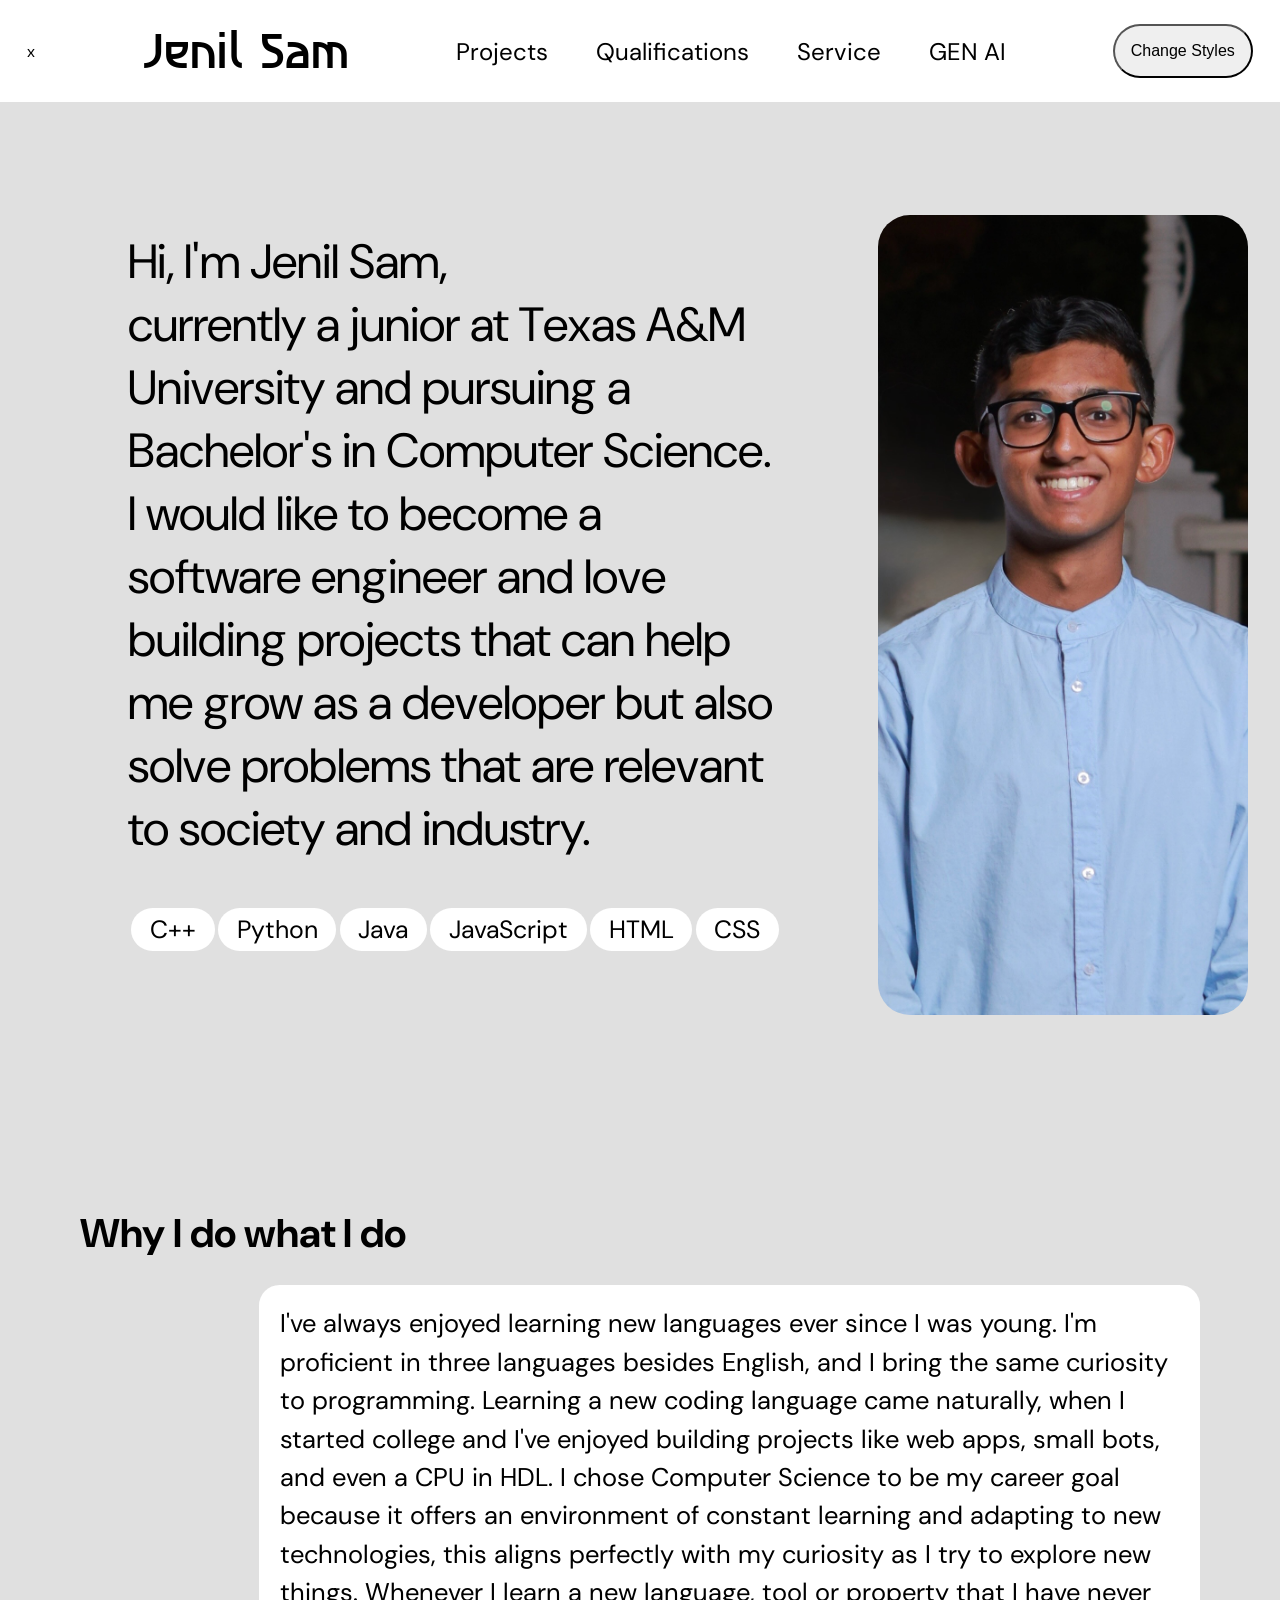
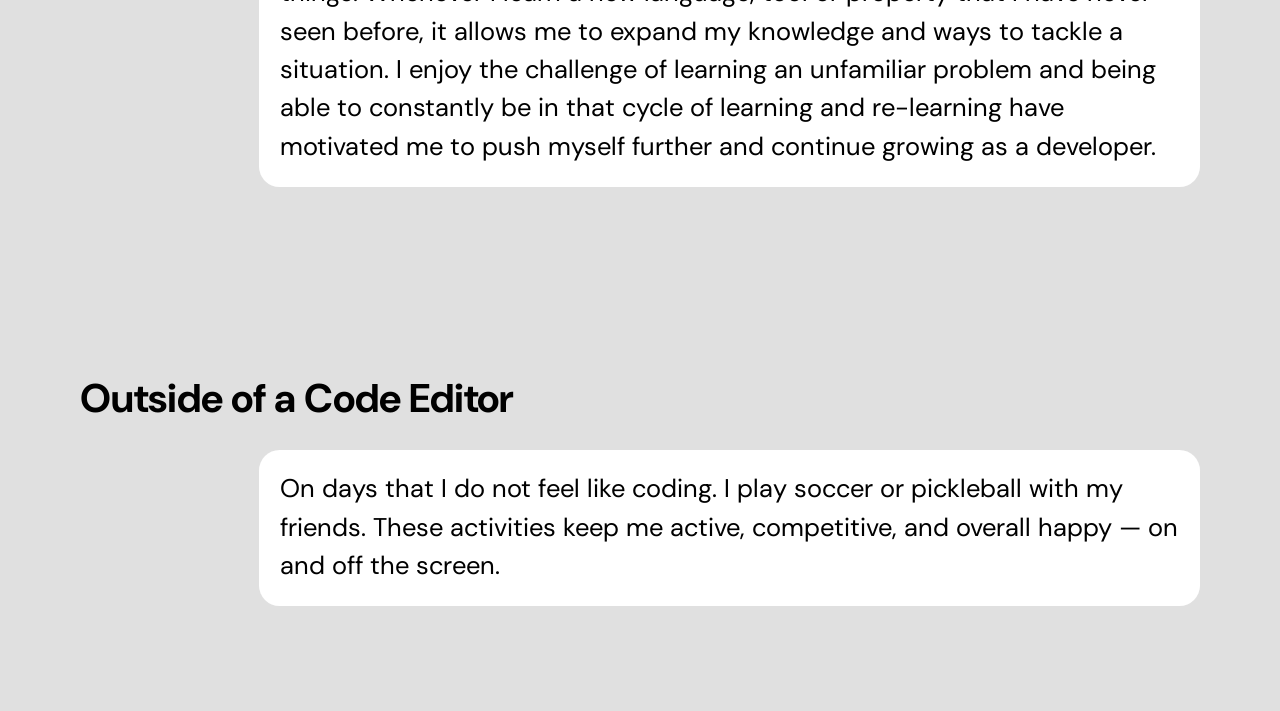
<file: index.html>
<!DOCTYPE html>
<html lang="en">

<head>
    <meta charset="UTF-8">
    <meta name="viewport" content="width=device-width, initial-scale=1.0">
    <title>Jenil Sam</title>
    <link id="mainStyleSheet" rel="stylesheet" href="CSS/style1.css">

</head>

<body class="Home">
    <div class="nav-bar">
        <div class="container">x
            <a class="name" href="index.html"> Jenil <span>Sam</span> </a>
            <nav class="nav-list">
                <ul class="pages-list">
                    <li><a href="portfolio.html">Projects</a></li>
                    <li><a href="qualifications.html">Qualifications</a></li>
                    <li><a href="Service.html">Service</a></li>
                    <li><a href="genai.html">GEN AI</a></li>
                </ul>
            </nav>
            <div class="button-container"><button onclick="toggleStyleSheet()" type="button"
                    class="style-button"><span>Change Styles</span></button></div>
        </div>
    </div>

    <section class="intro-section">
        <div class="container-intro">
            <div class="left-col">
                <p class="intro"> Hi, I'm <span class="my-name">Jenil Sam</span>, <br> currently a junior at Texas A&M
                    University and pursuing a
                    Bachelor's in Computer Science. I would like to become a software engineer and love building projects
                    that can help me grow as a developer but also solve problems that are relevant to society and industry.
                </p>
                <ul class="skill-list">
                    <li class="reveal"> <span class="bounce">C++</span></li>
                    <li class="reveal"> <span class="bounce">Python</span></li>
                    <li class="reveal"> <span class="bounce">Java</span></li>
                    <li class="reveal"> <span class="bounce">JavaScript</span></li>
                    <li class="reveal"> <span class="bounce">HTML</span></li>
                    <li class="reveal"> <span class="bounce">CSS</span></li>

                </ul>
            </div>
            <img class="jenil-image" src="assets/jenilsam.jpeg" alt="Jenil Sam">
        </div>
    </section>

    <div class="text-part-index">
        <section class="bio-section">
            <h2 class="bio-header">Why I do what I do</h2>
            <p>I've always enjoyed learning new languages ever since I was young. I'm proficient in three languages
                besides
                English, and I bring the same curiosity to programming. Learning a new coding language came naturally,
                when
                I started college and I've enjoyed building projects like web apps, small bots, and even a CPU in HDL. I
                chose Computer Science to be my career goal because it offers an environment of constant learning and
                adapting to new technologies, this aligns perfectly with my curiosity as I try to explore new things.
                Whenever I learn a new language, tool or property that I have never seen before, it allows me to expand
                my
                knowledge and ways to tackle a situation. I enjoy the challenge of learning an unfamiliar problem and
                being
                able to constantly be in that cycle of learning and re-learning have motivated me to push myself further
                and
                continue growing as a developer. 
            </p>
        </section>
        <section class="hobbies-section">
            <h2 class="hobbies-header">Outside of a Code Editor</h2>
            <p> On days that I do not feel like coding. I play soccer or pickleball with my friends.
                These activities keep me active, competitive, and overall happy — on and off the screen. </p>
        </section>
    </div>


    <script src="function.js"></script>

</body>

</html>
</file>
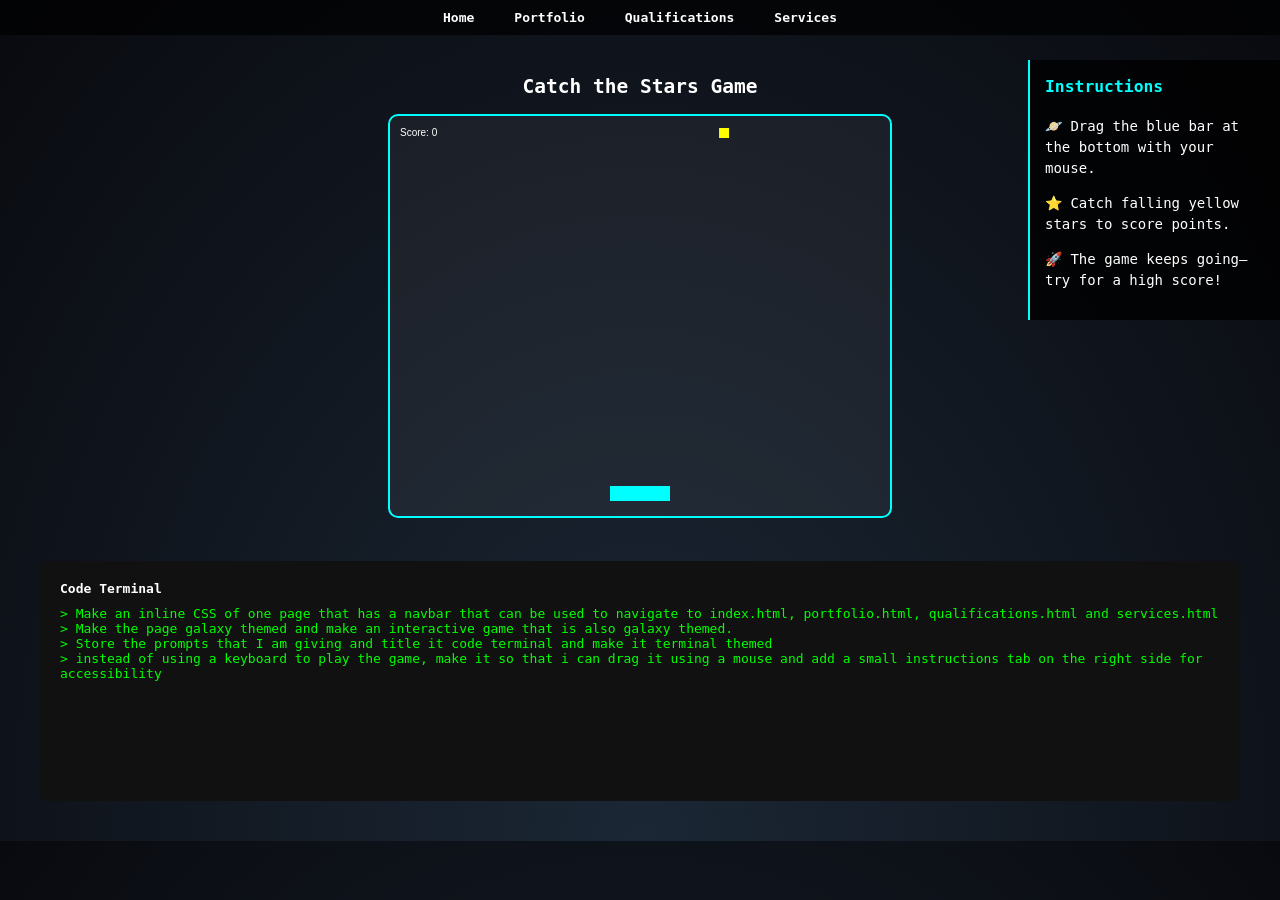
<file: genai.html>
<!DOCTYPE html>
<html lang="en">
<head>
  <meta charset="UTF-8">
  <title>Galaxy Themed Page</title>
  <style>
    body {
      margin: 0;
      font-family: monospace;
      background: radial-gradient(ellipse at bottom, #1b2735 0%, #090a0f 100%);
      color: #fff;
      overflow-x: hidden;
    }
    /* Navbar */
    nav {
      display: flex;
      justify-content: center;
      background: rgba(0, 0, 0, 0.7);
      padding: 10px;
      position: sticky;
      top: 0;
    }
    nav a {
      color: #fff;
      text-decoration: none;
      margin: 0 20px;
      font-weight: bold;
      transition: color 0.3s;
    }
    nav a:hover {
      color: #0ff;
    }
    /* Star field animation */
    .stars {
      width: 100%;
      height: 100%;
      background: transparent url('https://www.transparenttextures.com/patterns/stardust.png') repeat;
      position: fixed;
      top: 0;
      left: 0;
      z-index: -1;
      animation: moveStars 60s linear infinite;
    }
    @keyframes moveStars {
      from { background-position: 0 0; }
      to { background-position: -10000px 10000px; }
    }
    /* Game Section */
    #game {
      text-align: center;
      margin: 40px 0;
    }
    canvas {
      background: rgba(255, 255, 255, 0.05);
      border: 2px solid #0ff;
      border-radius: 10px;
    }
    /* Terminal Section */
    #terminal {
      background: #111;
      color: #0f0;
      padding: 20px;
      margin: 40px;
      border-radius: 8px;
      font-family: monospace;
      height: 200px;
      overflow-y: auto;
    }
    #terminal::before {
      content: "Code Terminal";
      display: block;
      color: #fff;
      margin-bottom: 10px;
      font-weight: bold;
    }
    /* Instructions Sidebar */
    #instructions {
      position: fixed;
      right: 0;
      top: 60px;
      background: rgba(0, 0, 0, 0.8);
      color: #fff;
      padding: 15px;
      border-left: 2px solid #0ff;
      max-width: 220px;
      font-size: 14px;
      line-height: 1.5;
    }
    #instructions h3 {
      margin-top: 0;
      color: #0ff;
    }
  </style>
</head>
<body>
  <!-- Navbar -->
  <nav>
    <a href="index.html">Home</a>
    <a href="portfolio.html">Portfolio</a>
    <a href="qualifications.html">Qualifications</a>
    <a href="services.html">Services</a>
  </nav>

  <div class="stars"></div>

  <!-- Galaxy Game -->
  <section id="game">
    <h2>Catch the Stars Game</h2>
    <canvas id="gameCanvas" width="500" height="400"></canvas>
  </section>

  <!-- Instructions Sidebar -->
  <aside id="instructions">
    <h3>Instructions</h3>
    <p>🪐 Drag the blue bar at the bottom with your mouse.</p>
    <p>⭐ Catch falling yellow stars to score points.</p>
    <p>🚀 The game keeps going—try for a high score!</p>
  </aside>

  <!-- Terminal -->
  <section id="terminal"></section>

  <script>
    // Terminal log storing user prompts
    const terminal = document.getElementById("terminal");
    const prompts = [
      "Make an inline CSS of one page that has a navbar that can be used to navigate to index.html, portfolio.html, qualifications.html and services.html",
      "Make the page galaxy themed and make an interactive game that is also galaxy themed.",
      "Store the prompts that I am giving and title it code terminal and make it terminal themed",
      "instead of using a keyboard to play the game, make it so that i can drag it using a mouse and add a small instructions tab on the right side for accessibility"
    ];
    prompts.forEach(p => {
      let line = document.createElement("div");
      line.textContent = "> " + p;
      terminal.appendChild(line);
    });

    // Galaxy Game: catch falling stars with draggable player
    const canvas = document.getElementById("gameCanvas");
    const ctx = canvas.getContext("2d");
    let player = { x: 220, y: 370, w: 60, h: 15 };
    let stars = [];
    let score = 0;

    function drawPlayer() {
      ctx.fillStyle = "#0ff";
      ctx.fillRect(player.x, player.y, player.w, player.h);
    }
    function drawStars() {
      ctx.fillStyle = "#ff0";
      stars.forEach(s => ctx.fillRect(s.x, s.y, 10, 10));
    }
    function updateStars() {
      stars.forEach(s => s.y += 3);
      stars = stars.filter(s => {
        if (s.y > canvas.height) return false;
        if (s.x < player.x + player.w && s.x + 10 > player.x && s.y < player.y + player.h && s.y + 10 > player.y) {
          score++;
          return false;
        }
        return true;
      });
    }
    function loop() {
      ctx.clearRect(0, 0, canvas.width, canvas.height);
      drawPlayer();
      drawStars();
      updateStars();
      ctx.fillStyle = "#fff";
      ctx.fillText("Score: " + score, 10, 20);
      requestAnimationFrame(loop);
    }
    setInterval(() => stars.push({ x: Math.random() * 490, y: 0 }), 1000);

    // Mouse drag to move player
    let dragging = false;
    canvas.addEventListener("mousedown", e => {
      const rect = canvas.getBoundingClientRect();
      const mouseX = e.clientX - rect.left;
      if (mouseX >= player.x && mouseX <= player.x + player.w) {
        dragging = true;
      }
    });
    canvas.addEventListener("mousemove", e => {
      if (dragging) {
        const rect = canvas.getBoundingClientRect();
        player.x = e.clientX - rect.left - player.w / 2;
        if (player.x < 0) player.x = 0;
        if (player.x > canvas.width - player.w) player.x = canvas.width - player.w;
      }
    });
    canvas.addEventListener("mouseup", () => dragging = false);
    canvas.addEventListener("mouseleave", () => dragging = false);

    loop();
  </script>
</body>
</html>
</file>
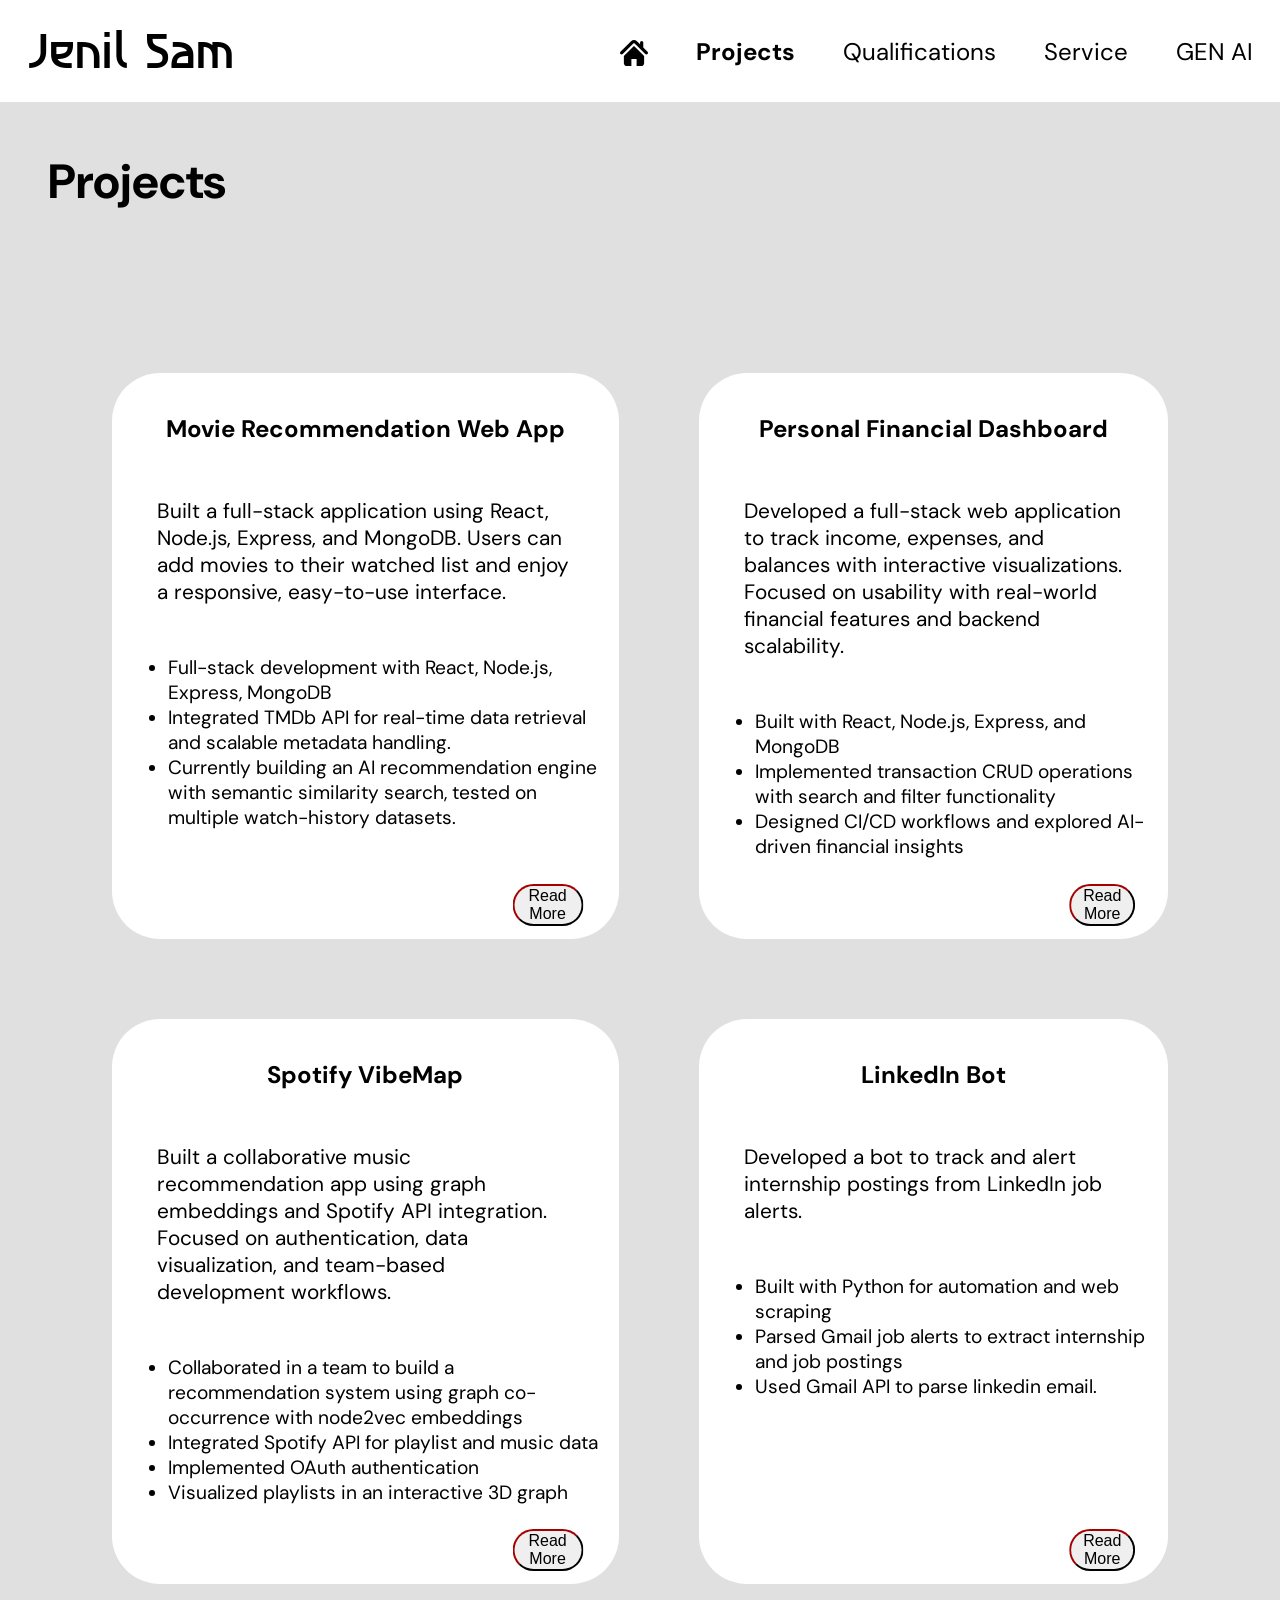
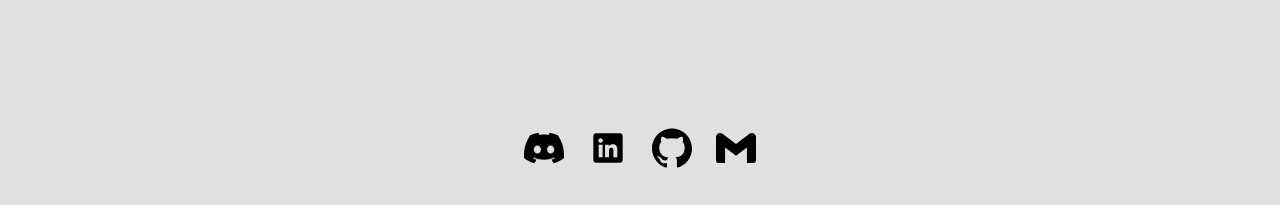
<file: portfolio.html>
<!DOCTYPE html>
<html lang="en">

<head>
    <meta charset="UTF-8">
    <meta name="viewport" content="width=device-width, initial-scale=1.0">
    <title>Projects</title>
    <link id="mainStyleSheet" rel="stylesheet" href="CSS/style1.css">
</head>

<body class="portfolio">
    <div class="nav-bar">
        <div class="container">
            <a class="name" href="index.html"> Jenil <span>Sam</span> </a>
            <nav class="nav-list">
                <ul class="pages-list">
                    <li><a href="index.html">
                            <!-- <img class="home" src="assets/home.svg"> -->
                            <svg class="home" fill="currentColor" version="1.1" id="Capa_1"
                                xmlns="http://www.w3.org/2000/svg" xmlns:xlink="http://www.w3.org/1999/xlink"
                                viewBox="0 0 495.398 495.398" xml:space="preserve">
                                <g>
                                    <g>
                                        <g>
                                            <path
                                                d="M487.083,225.514l-75.08-75.08V63.704c0-15.682-12.708-28.391-28.413-28.391c-15.669,0-28.377,12.709-28.377,28.391
				v29.941L299.31,37.74c-27.639-27.624-75.694-27.575-103.27,0.05L8.312,225.514c-11.082,11.104-11.082,29.071,0,40.158
				c11.087,11.101,29.089,11.101,40.172,0l187.71-187.729c6.115-6.083,16.893-6.083,22.976-0.018l187.742,187.747
				c5.567,5.551,12.825,8.312,20.081,8.312c7.271,0,14.541-2.764,20.091-8.312C498.17,254.586,498.17,236.619,487.083,225.514z" />
                                            <path d="M257.561,131.836c-5.454-5.451-14.285-5.451-19.723,0L72.712,296.913c-2.607,2.606-4.085,6.164-4.085,9.877v120.401
				c0,28.253,22.908,51.16,51.16,51.16h81.754v-126.61h92.299v126.61h81.755c28.251,0,51.159-22.907,51.159-51.159V306.79
				c0-3.713-1.465-7.271-4.085-9.877L257.561,131.836z" />
                                        </g>
                                    </g>
                                </g>
                            </svg>
                        </a>
                    </li>
                    <li><a class="current" href="portfolio.html">Projects</a></li>
                    <li><a href="qualifications.html">Qualifications</a></li>
                    <li><a href="Service.html">Service</a></li>
                    <li><a href="genai.html">GEN AI</a></li>
                </ul>
            </nav>
        </div>
    </div>

    <h1 class="title-page">Projects</h1>
    <div class="projects">

        <div class="main-container">
            <div class="container-1">
                <div class="front-side"> </div>
                <!-- <img src="project1.png"> -->
                <h3>Movie Recommendation Web App</h3>
                <p>
                    Built a full-stack application using React, Node.js, Express, and MongoDB. Users can add movies to
                    their watched list and enjoy a responsive, easy-to-use interface.
                    <span class="read-more-text">Working on this project enhanced my front-end
                        skills, especially around user interface design and state management. I am also working on
                        extending it with an AI model to generate personalized movie suggestions based on viewing
                        history, which will help me gain more experience in machine learning integration.
                    </span>
                </p>
                <ul>
                    <li>Full-stack development with React, Node.js, Express, MongoDB</li>
                    <li>Integrated TMDb API for real-time data retrieval and scalable metadata handling.</li>
                    <li>Currently building an AI recommendation engine with semantic similarity search, tested on
                        multiple watch-history datasets.</li>
                </ul>

                <div class="button-row">
                    <a class="resume-a" href="https://github.com/jenil-sam/Movie-Recommendation-Web-App"
                        target="_blank">
                        <button class="resume-button">GitHub Link</button>
                    </a>
                    <button class="read-more-button">Read More</button>
                </div>
            </div>
            <div class="container-2">
                <div class="front-side"> </div>
                <!-- <img src="project2.png"> -->
                <h3>Personal Financial Dashboard</h3>
                <p>
                    Developed a full-stack web application to track income, expenses, and balances with interactive
                    visualizations.
                    Focused on usability with real-world financial features and backend scalability. <span
                        class="read-more-text">This project was inspired by my realization that I often overlooked
                        recreational spending and lacked visibility over my financial responsibilities. The dashboard
                        gave me a clearer picture of my spending habits and helped me learn how to integrate front-end
                        and back-end technologies effectively. Through this project, I strengthened my understanding of
                        full-stack development, database management, and the design of practical tools that address
                        real-life needs.
                    </span>
                </p>
                <ul>
                    <li>Built with React, Node.js, Express, and MongoDB</li>
                    <li>Implemented transaction CRUD operations with search and filter functionality</li>
                    <li>Designed CI/CD workflows and explored AI-driven financial insights</li>
                </ul>
                <div class="button-row">
                    <a href=https://github.com/jenil-sam/Personal-Finance-Dashboard target="_blank">
                        <button class="resume-button">GitHub Link</button>
                    </a>
                    <button class="read-more-button">Read More</button>
                </div>
            </div>
            <div class="container-3">
                <div class="front-side"> </div>
                <!-- <img class="spotify" src="#"> -->
                <h3>Spotify VibeMap</h3>
                <p>
                    Built a collaborative music recommendation app using graph embeddings and Spotify API integration.
                    Focused on authentication, data visualization, and team-based development workflows. <span
                        class="read-more-text">The
                        project was divided into frontend and backend components, and working within
                        this structure gave me real insight into team collaboration. I learned the
                        importance of clear communication, managing responsibilities, and contributing
                        to a shared goal. This project showed me the value of teamwork in professional
                        software development.</span>
                </p>
                <ul>
                    <li>Collaborated in a team to build a recommendation system using graph co-occurrence with node2vec
                        embeddings</li>
                    <li>Integrated Spotify API for playlist and music data</li>
                    <li>Implemented OAuth authentication</li>
                    <li>Visualized playlists in an interactive 3D graph</li>
                </ul>

                <div class="button-row">
                    <a href="https://github.com/jenil-sam/Spotify-Playlist-Map" target="_blank">
                        <button class="resume-button">GitHub Link</button>
                    </a>
                    <button class="read-more-button">Read More</button>
                </div>
            </div>
            <div class="container-4">
                <div class="front-side"> </div>
                <!-- <img src="project4.png"> -->
                <h3>LinkedIn Bot</h3>
                <p>
                    Developed a bot to track and alert internship postings from LinkedIn job alerts. <span
                        class="read-more-text">This project was developed to address the challenge of manually searching
                        for internships. The bot reads LinkedIn notifications from
                        my Gmail account using the Gmail API and posts them directly to a Discord
                        server. This streamlined the internship search process and saved valuable time.
                        Developing this bot gave me experience in automation, parsing, and API
                        interaction while also reinforcing how software can simplify everyday tasks.</span>
                <ul>
                    <li>Built with Python for automation and web scraping</li>
                    <li>Parsed Gmail job alerts to extract internship and job postings</li>
                    <li>Used Gmail API to parse linkedin email.</li>
                </ul>

                <div class="button-row">
                    <a href="https://github.com/jenil-sam/Bot" target="_blank">
                        <button class="resume-button">GitHub Link</button>
                    </a>
                    <button class="read-more-button">Read More</button>
                </div>
            </div>

        </div>
    </div>

    <div class="contact-info">
        <ul>
            <li>
                <a href="https://discordapp.com/users/758526085297078272">
                    <svg class="discord" role="img" viewBox="0 0 24 24" xmlns="http://www.w3.org/2000/svg">
                        <title>Discord</title>
                        <path
                            d="M20.317 4.3698a19.7913 19.7913 0 00-4.8851-1.5152.0741.0741 0 00-.0785.0371c-.211.3753-.4447.8648-.6083 1.2495-1.8447-.2762-3.68-.2762-5.4868 0-.1636-.3933-.4058-.8742-.6177-1.2495a.077.077 0 00-.0785-.037 19.7363 19.7363 0 00-4.8852 1.515.0699.0699 0 00-.0321.0277C.5334 9.0458-.319 13.5799.0992 18.0578a.0824.0824 0 00.0312.0561c2.0528 1.5076 4.0413 2.4228 5.9929 3.0294a.0777.0777 0 00.0842-.0276c.4616-.6304.8731-1.2952 1.226-1.9942a.076.076 0 00-.0416-.1057c-.6528-.2476-1.2743-.5495-1.8722-.8923a.077.077 0 01-.0076-.1277c.1258-.0943.2517-.1923.3718-.2914a.0743.0743 0 01.0776-.0105c3.9278 1.7933 8.18 1.7933 12.0614 0a.0739.0739 0 01.0785.0095c.1202.099.246.1981.3728.2924a.077.077 0 01-.0066.1276 12.2986 12.2986 0 01-1.873.8914.0766.0766 0 00-.0407.1067c.3604.698.7719 1.3628 1.225 1.9932a.076.076 0 00.0842.0286c1.961-.6067 3.9495-1.5219 6.0023-3.0294a.077.077 0 00.0313-.0552c.5004-5.177-.8382-9.6739-3.5485-13.6604a.061.061 0 00-.0312-.0286zM8.02 15.3312c-1.1825 0-2.1569-1.0857-2.1569-2.419 0-1.3332.9555-2.4189 2.157-2.4189 1.2108 0 2.1757 1.0952 2.1568 2.419 0 1.3332-.9555 2.4189-2.1569 2.4189zm7.9748 0c-1.1825 0-2.1569-1.0857-2.1569-2.419 0-1.3332.9554-2.4189 2.1569-2.4189 1.2108 0 2.1757 1.0952 2.1568 2.419 0 1.3332-.946 2.4189-2.1568 2.4189Z" />
                    </svg>
                </a>
            </li>
            <li>
                <a href="https://www.linkedin.com/in/jenil-sam/">
                    <!-- <img src="assets/icons/icons8-linkedin.svg" alt="linkedin"> -->
                    <svg class="linkedin" fill="currentColor" xmlns="http://www.w3.org/2000/svg" viewBox="0 0 30 30"
                        width="480px" height="480px">
                        <path
                            d="M24,4H6C4.895,4,4,4.895,4,6v18c0,1.105,0.895,2,2,2h18c1.105,0,2-0.895,2-2V6C26,4.895,25.105,4,24,4z M10.954,22h-2.95v-9.492h2.95V22z M9.449,11.151c-0.951,0-1.72-0.771-1.72-1.72c0-0.949,0.77-1.719,1.72-1.719c0.948,0,1.719,0.771,1.719,1.719C11.168,10.38,10.397,11.151,9.449,11.151z M22.004,22h-2.948v-4.616c0-1.101-0.02-2.517-1.533-2.517c-1.535,0-1.771,1.199-1.771,2.437V22h-2.948v-9.492h2.83v1.297h0.04c0.394-0.746,1.356-1.533,2.791-1.533c2.987,0,3.539,1.966,3.539,4.522V22z" />
                    </svg>

                </a>
            </li>
            <li>
                <a href="https://github.com/jenil-sam">
                    <svg fill="currentColor" class="github" role="img" viewBox="0 0 24 24"
                        xmlns="http://www.w3.org/2000/svg">
                        <title>GitHub</title>
                        <path
                            d="M12 .297c-6.63 0-12 5.373-12 12 0 5.303 3.438 9.8 8.205 11.385.6.113.82-.258.82-.577 0-.285-.01-1.04-.015-2.04-3.338.724-4.042-1.61-4.042-1.61C4.422 18.07 3.633 17.7 3.633 17.7c-1.087-.744.084-.729.084-.729 1.205.084 1.838 1.236 1.838 1.236 1.07 1.835 2.809 1.305 3.495.998.108-.776.417-1.305.76-1.605-2.665-.3-5.466-1.332-5.466-5.93 0-1.31.465-2.38 1.235-3.22-.135-.303-.54-1.523.105-3.176 0 0 1.005-.322 3.3 1.23.96-.267 1.98-.399 3-.405 1.02.006 2.04.138 3 .405 2.28-1.552 3.285-1.23 3.285-1.23.645 1.653.24 2.873.12 3.176.765.84 1.23 1.91 1.23 3.22 0 4.61-2.805 5.625-5.475 5.92.42.36.81 1.096.81 2.22 0 1.606-.015 2.896-.015 3.286 0 .315.21.69.825.57C20.565 22.092 24 17.592 24 12.297c0-6.627-5.373-12-12-12" />
                    </svg>
                </a>
            </li>

            <li>
                <a href="mailto:jenilsam@tamu.edu">
                    <!-- <img src="assets/icons/gmail.svg" alt="gmail"> -->
                    <svg class="gmail" role="img" viewBox="0 0 24 24" xmlns="http://www.w3.org/2000/svg">
                        <title>Gmail</title>
                        <path
                            d="M24 5.457v13.909c0 .904-.732 1.636-1.636 1.636h-3.819V11.73L12 16.64l-6.545-4.91v9.273H1.636A1.636 1.636 0 0 1 0 19.366V5.457c0-2.023 2.309-3.178 3.927-1.964L5.455 4.64 12 9.548l6.545-4.91 1.528-1.145C21.69 2.28 24 3.434 24 5.457z" />
                    </svg>
                </a>
            </li>
        </ul>
    </div>

    <script src="function.js"></script>
    <script src="read-more.js"></script>

</body>

</html>
</file>
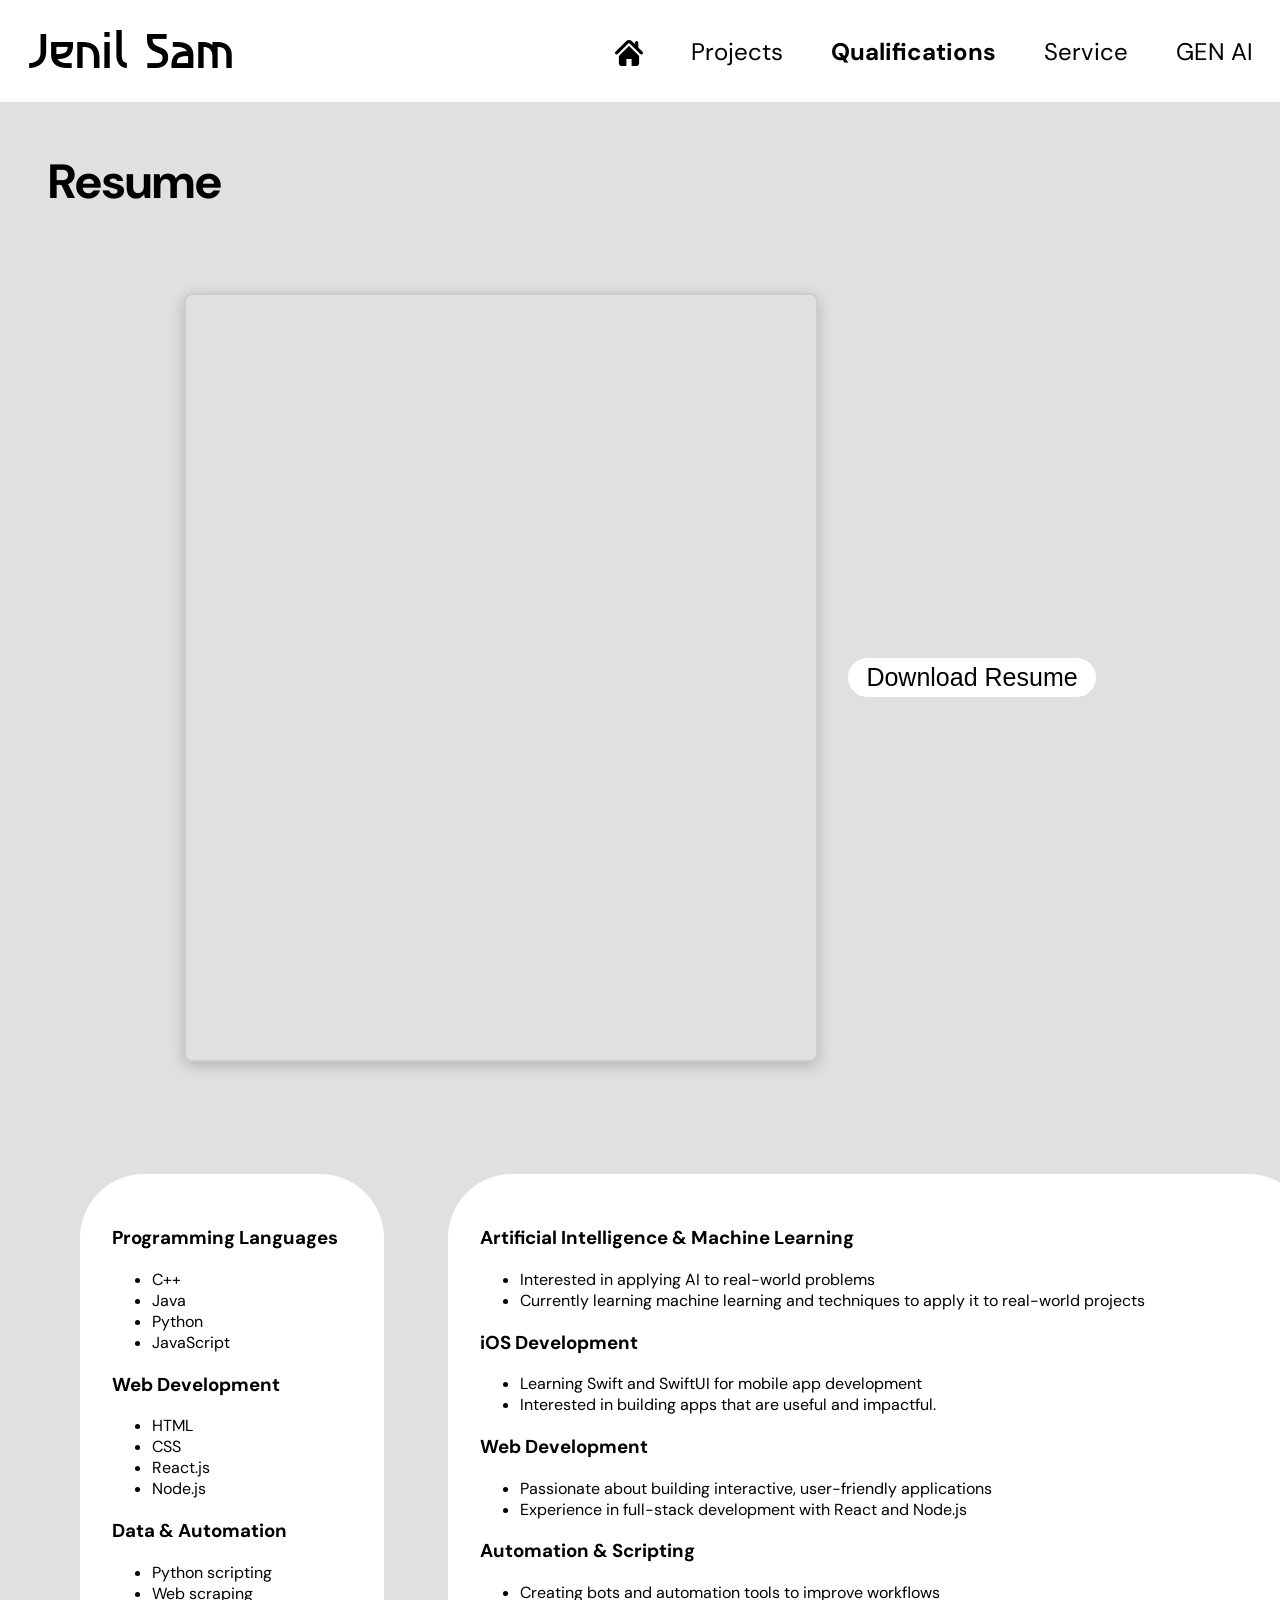
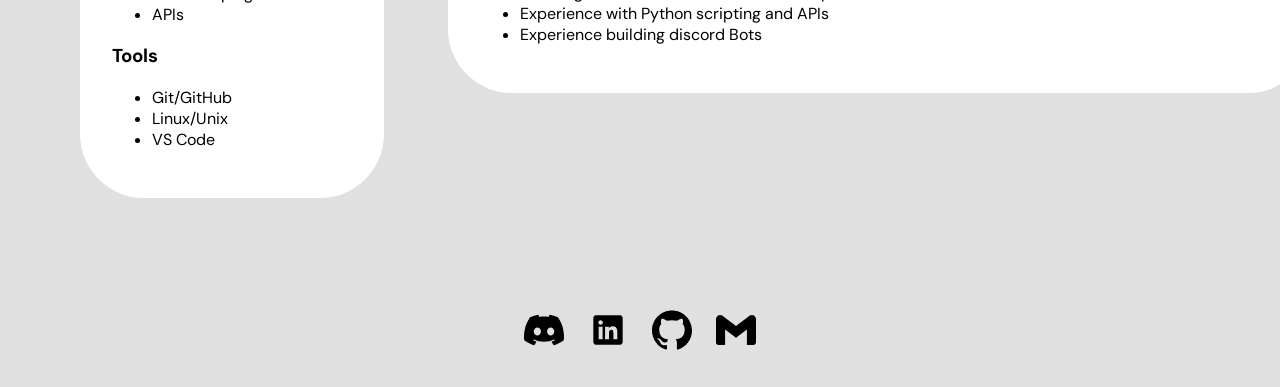
<file: qualifications.html>
<!DOCTYPE html>
<html lang="en">

<head>
  <meta charset="UTF-8">
  <meta name="viewport" content="width=device-width, initial-scale=1.0">
  <title>Qualifications</title>
  <link id="mainStyleSheet" rel="stylesheet" href="CSS/style1.css">
</head>

<body class="qualifications">
  <div class="nav-bar">
    <div class="container">
      <a class="name" href="index.html"> Jenil <span>Sam</span> </a>
      <nav class="nav-list">
        <ul class="pages-list">
          <li><a href="index.html">
              <!-- <img class="home" src="assets/home.svg"> -->
              <svg class="home" fill="currentColor" version="1.1" id="Capa_1" xmlns="http://www.w3.org/2000/svg"
                xmlns:xlink="http://www.w3.org/1999/xlink" viewBox="0 0 495.398 495.398" xml:space="preserve">
                <g>
                  <g>
                    <g>
                      <path
                        d="M487.083,225.514l-75.08-75.08V63.704c0-15.682-12.708-28.391-28.413-28.391c-15.669,0-28.377,12.709-28.377,28.391
				v29.941L299.31,37.74c-27.639-27.624-75.694-27.575-103.27,0.05L8.312,225.514c-11.082,11.104-11.082,29.071,0,40.158
				c11.087,11.101,29.089,11.101,40.172,0l187.71-187.729c6.115-6.083,16.893-6.083,22.976-0.018l187.742,187.747
				c5.567,5.551,12.825,8.312,20.081,8.312c7.271,0,14.541-2.764,20.091-8.312C498.17,254.586,498.17,236.619,487.083,225.514z" />
                      <path d="M257.561,131.836c-5.454-5.451-14.285-5.451-19.723,0L72.712,296.913c-2.607,2.606-4.085,6.164-4.085,9.877v120.401
				c0,28.253,22.908,51.16,51.16,51.16h81.754v-126.61h92.299v126.61h81.755c28.251,0,51.159-22.907,51.159-51.159V306.79
				c0-3.713-1.465-7.271-4.085-9.877L257.561,131.836z" />
                    </g>
                  </g>
                </g>
              </svg>
            </a></li>
          <li><a href="portfolio.html">Projects</a></li>
          <li><a class="current" href="qualifications.html">Qualifications</a></li>
          <li><a href="Service.html">Service</a></li>
          <li><a href="genai.html">GEN AI</a></li>
        </ul>
      </nav>
    </div>
  </div>
  <h1 class="title-page">Resume</h1>
  <div class="resume-container">
    <!-- <img class="resume-image" src="assets/Jenil_Sam_Resume-1.png" alt="Resume"> -->
     <embed class="resumeFrame" src="https://drive.google.com/file/d/1CrgexjB6U1Cfgrs2NVYVcisL-qWtyhA7/preview"></embed>
     <!-- <embed class="resumeFrame" src="assets/Jenil_Sam_Resume.pdf"></embed> -->
    <a href="https://drive.google.com/file/d/1CrgexjB6U1Cfgrs2NVYVcisL-qWtyhA7/view?usp=drive_link" target="_blank">
      <button class="button">Download Resume</button>
    </a>
  </div>



  <div class="skill-levels">
    <div class="technical-skills">
      <div class="left-col">
        <div class="skill-box">
          <h3> Programming Languages</h3>
          <ul>
            <li>C++</li>
            <li>Java</li>
            <li>Python</li>
            <li>JavaScript</li>
          </ul>
        </div>
        <div class="skill-box">
          <h3>Web Development</h3>
          <ul>
            <li>HTML</li>
            <li>CSS</li>
            <li>React.js</li>
            <li>Node.js</li>
          </ul>
        </div>
        <div class="skill-box">
          <h3>Data & Automation</h3>
          <ul>
            <li>Python scripting</li>
            <li>Web scraping</li>
            <li>APIs</li>
          </ul>
        </div>
        <div class="skill-box">
          <h3>Tools</h3>
          <ul>
            <li>Git/GitHub</li>
            <li>Linux/Unix</li>
            <li>VS Code</li>
          </ul>
        </div>
      </div>
    </div>

    <div class="areas-of-interest">
      <div class="right-col">
        <h3>Artificial Intelligence & Machine Learning</h3>
        <ul>
          <li>Interested in applying AI to real-world problems</li>
          <li>Currently learning machine learning and techniques to apply it to real-world projects</li>
        </ul>
        <h3>iOS Development</h3>
        <ul>
          <li>Learning Swift and SwiftUI for mobile app development</li>
          <li>Interested in building apps that are useful and impactful.</li>
        </ul>
        <h3>Web Development</h3>
        <ul>
          <li>Passionate about building interactive, user-friendly applications</li>
          <li>Experience in full-stack development with React and Node.js</li>
        </ul>
        <h3>Automation & Scripting</h3>
        <ul>
          <li>Creating bots and automation tools to improve workflows</li>
          <li>Experience with Python scripting and APIs</li>
          <li>Experience building discord Bots</li>
        </ul>
      </div>
    </div>

  </div>

  <div class="contact-info">
    <ul>
      <li>
        <a href="https://discordapp.com/users/758526085297078272">
          <svg class="discord" role="img" viewBox="0 0 24 24" xmlns="http://www.w3.org/2000/svg">
            <title>Discord</title>
            <path
              d="M20.317 4.3698a19.7913 19.7913 0 00-4.8851-1.5152.0741.0741 0 00-.0785.0371c-.211.3753-.4447.8648-.6083 1.2495-1.8447-.2762-3.68-.2762-5.4868 0-.1636-.3933-.4058-.8742-.6177-1.2495a.077.077 0 00-.0785-.037 19.7363 19.7363 0 00-4.8852 1.515.0699.0699 0 00-.0321.0277C.5334 9.0458-.319 13.5799.0992 18.0578a.0824.0824 0 00.0312.0561c2.0528 1.5076 4.0413 2.4228 5.9929 3.0294a.0777.0777 0 00.0842-.0276c.4616-.6304.8731-1.2952 1.226-1.9942a.076.076 0 00-.0416-.1057c-.6528-.2476-1.2743-.5495-1.8722-.8923a.077.077 0 01-.0076-.1277c.1258-.0943.2517-.1923.3718-.2914a.0743.0743 0 01.0776-.0105c3.9278 1.7933 8.18 1.7933 12.0614 0a.0739.0739 0 01.0785.0095c.1202.099.246.1981.3728.2924a.077.077 0 01-.0066.1276 12.2986 12.2986 0 01-1.873.8914.0766.0766 0 00-.0407.1067c.3604.698.7719 1.3628 1.225 1.9932a.076.076 0 00.0842.0286c1.961-.6067 3.9495-1.5219 6.0023-3.0294a.077.077 0 00.0313-.0552c.5004-5.177-.8382-9.6739-3.5485-13.6604a.061.061 0 00-.0312-.0286zM8.02 15.3312c-1.1825 0-2.1569-1.0857-2.1569-2.419 0-1.3332.9555-2.4189 2.157-2.4189 1.2108 0 2.1757 1.0952 2.1568 2.419 0 1.3332-.9555 2.4189-2.1569 2.4189zm7.9748 0c-1.1825 0-2.1569-1.0857-2.1569-2.419 0-1.3332.9554-2.4189 2.1569-2.4189 1.2108 0 2.1757 1.0952 2.1568 2.419 0 1.3332-.946 2.4189-2.1568 2.4189Z" />
          </svg>
        </a>
      </li>
      <li>
        <a href="https://www.linkedin.com/in/jenil-sam/">
          <!-- <img src="assets/icons/icons8-linkedin.svg" alt="linkedin"> -->
          <svg class="linkedin" fill="currentColor" xmlns="http://www.w3.org/2000/svg" viewBox="0 0 30 30" width="480px"
            height="480px">
            <path
              d="M24,4H6C4.895,4,4,4.895,4,6v18c0,1.105,0.895,2,2,2h18c1.105,0,2-0.895,2-2V6C26,4.895,25.105,4,24,4z M10.954,22h-2.95v-9.492h2.95V22z M9.449,11.151c-0.951,0-1.72-0.771-1.72-1.72c0-0.949,0.77-1.719,1.72-1.719c0.948,0,1.719,0.771,1.719,1.719C11.168,10.38,10.397,11.151,9.449,11.151z M22.004,22h-2.948v-4.616c0-1.101-0.02-2.517-1.533-2.517c-1.535,0-1.771,1.199-1.771,2.437V22h-2.948v-9.492h2.83v1.297h0.04c0.394-0.746,1.356-1.533,2.791-1.533c2.987,0,3.539,1.966,3.539,4.522V22z" />
          </svg>

        </a>
      </li>
      <li>
        <a href="https://github.com/jenil-sam">
          <svg fill="currentColor" class="github" role="img" viewBox="0 0 24 24" xmlns="http://www.w3.org/2000/svg">
            <title>GitHub</title>
            <path
              d="M12 .297c-6.63 0-12 5.373-12 12 0 5.303 3.438 9.8 8.205 11.385.6.113.82-.258.82-.577 0-.285-.01-1.04-.015-2.04-3.338.724-4.042-1.61-4.042-1.61C4.422 18.07 3.633 17.7 3.633 17.7c-1.087-.744.084-.729.084-.729 1.205.084 1.838 1.236 1.838 1.236 1.07 1.835 2.809 1.305 3.495.998.108-.776.417-1.305.76-1.605-2.665-.3-5.466-1.332-5.466-5.93 0-1.31.465-2.38 1.235-3.22-.135-.303-.54-1.523.105-3.176 0 0 1.005-.322 3.3 1.23.96-.267 1.98-.399 3-.405 1.02.006 2.04.138 3 .405 2.28-1.552 3.285-1.23 3.285-1.23.645 1.653.24 2.873.12 3.176.765.84 1.23 1.91 1.23 3.22 0 4.61-2.805 5.625-5.475 5.92.42.36.81 1.096.81 2.22 0 1.606-.015 2.896-.015 3.286 0 .315.21.69.825.57C20.565 22.092 24 17.592 24 12.297c0-6.627-5.373-12-12-12" />
          </svg>
        </a>
      </li>

      <li>
        <a href="mailto:jenilsam@tamu.edu">
          <!-- <img src="assets/icons/gmail.svg" alt="gmail"> -->
          <svg class="gmail" role="img" viewBox="0 0 24 24" xmlns="http://www.w3.org/2000/svg">
            <title>Gmail</title>
            <path
              d="M24 5.457v13.909c0 .904-.732 1.636-1.636 1.636h-3.819V11.73L12 16.64l-6.545-4.91v9.273H1.636A1.636 1.636 0 0 1 0 19.366V5.457c0-2.023 2.309-3.178 3.927-1.964L5.455 4.64 12 9.548l6.545-4.91 1.528-1.145C21.69 2.28 24 3.434 24 5.457z" />
          </svg>
        </a>
      </li>
    </ul>
  </div>

  <script src="function.js"></script>
</body>

</html>
</file>
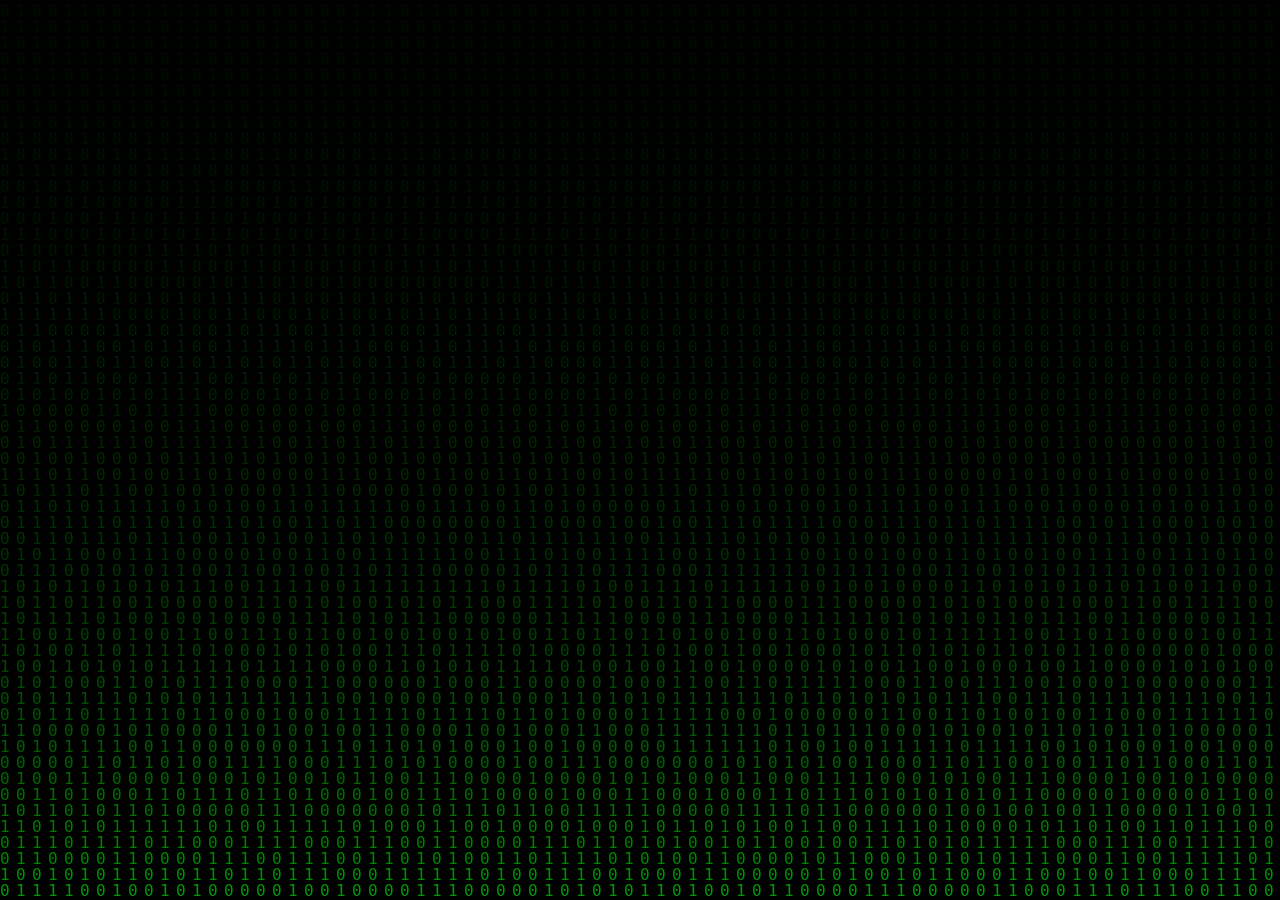
<file: welcome.html>
<!DOCTYPE html>
<html lang="en">

<head>
    <meta charset="UTF-8">
    <meta name="viewport" content="width=device-width, initial-scale=1.0">
    <title>Welcome</title>
    <link id="mainStyleSheet" rel="stylesheet" href="CSS/style2.css">
</head>

<body class="welcome-body">
    <div class="welcome-container">

        <h1 class="welcome-heading"> Welcome to my Website!</h1>


        <button class="welcome-button">
            <a href="index.html"> Go!</a>
        </button>
    </div>
    
</body>
    <canvas id="canvas"></canvas>
    <script src="script.js"></script>

</html>
</file>
<file: CSS/style1.css>
/* Index.html  */
@import url('https://fonts.googleapis.com/css2?family=Asimovian&family=Edu+NSW+ACT+Cursive:wght@400..700&display=swap');
@import url('https://fonts.googleapis.com/css2?family=Asimovian&family=DM+Sans:ital,opsz,wght@0,9..40,100..1000;1,9..40,100..1000&family=Edu+NSW+ACT+Cursive:wght@400..700&display=swap');

:root {
  --primary-color: #500000
}

body {
  background-color: #E0E0E0;
  margin: 0;
  font-family: "DM Sans";
}

.nav-bar {
  background-color: white;
  padding: 0.5em;
}

.nav-bar .container {
  display: flex;
  justify-content: space-between;
  height: 3em;
  text-align: center;
  align-items: center;
  padding: 1.2em;
}

.nav-bar .container .name {
  color: black;
  /* color: var(--primary-color); */
  text-decoration: none;
  font-size: 3em;
  font-family: "Asimovian";
  position: relative;
}

.nav-list .pages-list {
  display: flex;
  justify-content: space-evenly;
  gap: 3em;
  list-style: none;
  align-items: center;
  margin: 0;
  padding: 0;

}

.nav-bar .container .nav-list .pages-list .home {
  width: 28px;
  height: 28px;
  vertical-align: middle;
  fill: black;
}


.nav-bar .pages-list a {
  text-decoration: none;
  color: black;
  font-size: 1.5em;
  position: relative;
}

.nav-bar .pages-list a::after {
  content: "";
  position: absolute;
  left: 0;
  bottom: -10px;
  height: 4px;
  width: 0;
  background-color: var(--primary-color);
  transition: width 0.3s;
}

.nav-bar .pages-list a:hover::after {
  width: 100%;
}

.style-button {
  display: block;
  text-align: center;
  padding: 1em;
  border-radius: 2em;
  color: black;
  cursor: pointer;
  font-size: 1em;

  transition: background 0.5s, color 0.5s;
}

.style-button:hover {
  background-color: var(--primary-color);
  color: white;
}

section {
  padding: 2em 2em;
}

.intro-section {
  text-align: left;
  margin: 0;

}

.intro-section .container-intro {
  display: flex;
  justify-content: space-between;
  align-items: center;
}


.intro-section .container-intro .left-col {
  font-size: 3em;
  margin: 0;
  padding: 2em;
  align-items: center;

}

.intro-section .container-intro .left-col .intro {
  margin: 0;
}

.intro-section .container-intro .left-col .skill-list {
  display: flex;
  justify-content: space-evenly;
  /* or use flex-start and gap */
  /* gap: 1em; */
  list-style: none;
  padding: 0;
}

.intro-section .container-intro .left-col .skill-list li {
  background-color: white;
  border-radius: 4em;
  font-size: 25px;
  padding: 0.2em 0.75em;
  color: black;
  transition: background 0.5s, color 0.5s;
  cursor: pointer;

}


.intro-section .container-intro .left-col .skill-list li:hover {
  background-color: var(--primary-color);
  color: white;
}


.intro-section .container-intro .jenil-image {
  margin: 0;
  border-radius: 2em;
  height: 50em;
  width: 30em;
  object-fit: cover;
}


.bio-section,
.hobbies-section {
  text-align: left;
  margin: 0;
  padding: 5em;
}


.bio-section h2,
.hobbies-section h2 {
  font-size: 2.5em;
  margin: 0;
}

.bio-section p,
.hobbies-section p {
  font-size: 1.6em;
  background-color: white;
  border-radius: 0.8em;
  margin-left: 7em;
  line-height: 1.5;
  padding: 0.8em;

}


/* portfolio.html */
.current {
  font-weight: bold;
}


.title-page {
  padding: 1em;
  margin: 0;
  font-size: 3em;
}

.projects {
  padding: 2em;
  margin: 0;
  display: flex;
  align-items: center;
  justify-content: center;
}

.projects .main-container {
  display: grid;
  grid-template-columns: auto auto;
  gap: 5em;
  padding: 5em;
  position: relative;

}

.main-container h3 {
  font-size: 1.5em;
  text-align: center;
}

.main-container p {
  font-size: 1.3em;
  padding:1.4em;
}

.main-container ul {
  font-size: 1.2em;
}


.container-1,
.container-2,
.container-3,
.container-4 {
  background-color: white;
  border-radius: 3em;
  padding: 1em;
  padding-bottom: 60px;
  position: relative;
}


.main-container .resume-button {
  cursor: pointer;
  top: 95%;
  left: 50%;
  transform: translate(-50%, -50%);
  border-radius: 10em;
  border-color: var(--primary-color);
  margin: 0;
  font-size: 1em;
  position: absolute;
  opacity: 0;
}

/* portflio read more */

.main-container .read-more-text{
    display:none;
}
.read-more-text.show {
  display: inline; 
}

.main-container .read-more-button{
  cursor: pointer;
  transform: translate(-50%, -50%);
  border-radius: 10em;
  border-color: var(--primary-color);
  margin: 0;
  font-size: 1em;
  position: absolute;
  top:94%;
  left:86.0%;
  font-size: 1em;

}

.container-1:hover,
.container-2:hover,
.container-3:hover,
.container-4:hover {
  transform: scale(1.05);
  box-shadow: 0 10px 20px;

}


.container-1:hover .resume-button,
.container-2:hover .resume-button,
.container-3:hover .resume-button,
.container-4:hover .resume-button {
  opacity: 1;
  background-color: var(--primary-color);
  color: white;
}




/* qualifications */


.resume-container {
  padding: 2em;
  margin: 0;
  display: flex;
  justify-content: center;
  align-items: center;
  gap: 30px;
}

.resume-container .resume-image {
  height: 80em;
  border-radius: 2em;
}

.resume-container .resume-image:hover {
  transform: scale(1.05);
  box-shadow: 0 10px 20px;
}

.resume-container .button {
  background-color: white;
  border-radius: 4em;
  font-size: 25px;
  padding: 0.2em 0.75em;
  color: black;
  transition: background 0.5s, color 0.5s;
  cursor: pointer;
  border: none;
}

.resume-container button:hover {
  background-color: var(--primary-color);
  color: white;
}

.areas-interest {
  display: flex;
  padding: 2em;
  justify-content: space-evenly;
  align-items: flex-start;
  margin-top: 4em;

}


.areas-interest h3 {
  font-size: 2em;
  margin-top: 0;
  margin-bottom: 20px;
}

.areas-interest ul {
  font-size: 1.2em;
}


.technical-skills .left-col {
  background-color: white;
  padding: 2em;
  border-radius: 4em;
  width: 15em;
}


.areas-of-interest .right-col {
  background-color: white;
  padding: 2em;
  border-radius: 4em;
  width: 50em;
}


.technical-skills .left-col:hover,
.areas-of-interest .right-col:hover {
  transform: scale(1.05);
  box-shadow: 0 10px 20px;
}

.skill-levels {
  display: flex;
  gap: 4em;
  padding: 5em;
  margin-left: 0em;
}


/* Services */

.div-services {
  padding: 2em;
}

.div-services .text-section {
  font-size: 2em;
  background-color: white;
  border-radius: 3em;
  padding: 1.5em;
}

.div-services .service-images {
  display: flex;
  justify-content: center;
  gap: 4em;
  padding: 3em;

}

.av {
  height: 40em;
  width: 30em;
  border-radius: 2em;
}

.memorial {
  height: 40em;
  width: 30em;
  border-radius: 2em;
}

.av:hover,
.memorial:hover {
  transform: scale(1.05);
  box-shadow: 0 10px 20px;
}


.contact-info {
  display: flex;
  justify-content: center;
  padding: 2em;

}

.contact-info ul {
  list-style: none;
  display: flex;
  justify-content: center;
  margin: 0;
  gap: 1.5em;
  padding: 0;
}

svg {
  fill: black;
  cursor: pointer;
  height: 40px;
  width: 40px;
  transition: fill 0.3s;
}


.discord:hover {
  transform: scale(1.2);
}

.linkedin:hover {
  /* fill: #0A66C2; */
  transform: scale(1.2);
}

.gmail:hover {
  /* fill: #EA4335; */
  transform: scale(1.2);
}

.github:hover {
  /* fill: #03A062; */
  transform: scale(1.2);
}

.resumeFrame {
  width: 70vh;
  height: 85vh;
  border: 2px solid #ccc;
  border-radius: 8px;

  box-shadow: 0 4px 15px rgba(0, 0, 0, 0.2);

}
</file>
<file: CSS/style2.css>
@import url('https://fonts.googleapis.com/css2?family=IBM+Plex+Mono:ital,wght@0,100;0,200;0,300;0,400;0,500;0,600;0,700;1,100;1,200;1,300;1,400;1,500;1,600;1,700&family=Orbitron:wght@400..900&display=swap');

html,
body {
    height: 100%;
    width: 100%;
    margin: 0;
    padding: 0;
    font-family: "IBM Plex Mono", monospace;
    background-size: 300% 300%;
    animation: gradientMove 20s ease infinite;
}

:root {
    --primary-color: #03A062;
    --box-shadow: 0 0 15px 5px var(--primary-color);
}


@keyframes gradientMove {
    0% {
        background-position: 0% 50%;
    }

    50% {
        background-position: 100% 50%;
    }

    100% {
        background-position: 0% 50%;
    }
}


.welcome-body {
    background-color: black;
    margin: 0;
    padding: 0;
    display: flex;
    width: 100%;
    height: 100%;
    justify-content: center;
    align-items: center;
    font-family: "IBM Plex Mono", monospace;
    overflow: hidden;

}


.welcome-container {
    display: block;
    text-align: center;
    position: relative;
    z-index: 1;

}

.welcome-heading {
    color: rgb(50, 180, 50);
    border-right: 5px solid;
    overflow: hidden;
    width: 100%;
    white-space: nowrap;
    opacity: 0;
}

.welcome-button {
    font-size: 1.2em;
    color: black;
    border: 2px solid white;
    border-radius: 4em;
    cursor: pointer;
    transition: opacity 0.5s ease, transform 0.3s ease, background-color 0.3s ease;
    text-align: center;
    margin: 0;
    cursor: pointer;
    color: black;
    opacity: 0;
}

.welcome-button a {
    cursor: pointer;
    font-size: 1.2em;
    text-decoration: none;
    padding-left: 2em;
    padding-right: 2em;
    color: black;
}

.welcome-button:hover {
    background-color: rgb(50, 180, 50);
    border: 2px solid rgb(50, 180, 50);
}

.welcome-button:hover a {
    color: white;
}


body.start-typing .welcome-heading {
    opacity: 1;
    animation: typing 2s steps(22) forwards,
        cursor .4s step-end infinite alternate;
}

body.start-typing .welcome-button {
    opacity: 1;
    pointer-events: auto;
    transition: opacity 0.5s ease, transform 0.3s ease, background-color 0.3s ease;
}



.welcome-paragraph {
    color: rgb(0, 153, 0);
    margin: 0;
    overflow: hidden;
    width: 100%;

}

canvas {
    position: absolute;
    top: 0;
    left: 0;
    z-index: 0;
    width: 100%;
    height: 100%;
}


@keyframes cursor {
    50% {
        border-color: transparent
    }
}

@keyframes typing {
    from {
        width: 0
    }
}


/* index.html */

body {
    background-color: black;
    color: white;
}

.nav-bar {
    width: 100%;
    padding: 1.2em;
    background: rgba(31, 80, 35, 0.8);
}

.nav-bar .container {
    display: flex;
    align-items: center;
    justify-content: space-between;
    position: relative;
    padding: 1.4em;
}

.nav-bar .container .name {
    position: absolute;
    left: 50%;
    transform: translateX(-50%);
    text-decoration: none;
    color: white;
    font-size: 5em;
    font-family: "Orbitron", sans-serif;

}

.nav-bar .nav-list {
    margin-right: auto;

}


.nav-list .pages-list {
    display: flex;
    justify-content: space-evenly;
    gap: 3em;
    list-style: none;
    align-items: flex-start;
    margin: 0;
    padding: 1.2em;


    background: rgba(31, 80, 35, 0.41);
    border-radius: 16px;
    box-shadow: 0 4px 30px rgba(0, 0, 0, 0.1);
    backdrop-filter: blur(2.2px);
    -webkit-backdrop-filter: blur(4px);
    border: 1px solid rgba(31, 80, 35, 0);

    position: fixed;
    top: 2em;
    z-index: 1000;

    align-self: flex-start;

}

.nav-bar .pages-list a {
    text-decoration: none;
    color: white;
    font-size: 1em;
    position: relative;
}

.nav-bar .pages-list a:hover {
    font-weight: bold;
}


.style-button {
    display: block;
    text-align: center;
    padding: 0.3em;
    font-size: 1.2em;
    border-radius: 0.6em;
    cursor: pointer;
    text-transform: uppercase;
    transition: background-color 0.3s, color 0.5s;
    font-family: "Orbitron";
}

.style-button:hover {
    background-color: black;
    color: white;
}



section {
    padding: 2em 2em;
}


.intro-section {
    text-align: center;
    margin-bottom: 0em;
}

.container-intro {
    display: flex;
    flex-direction: column;
    align-items: center;
    gap: 1.5em;
}

.intro-section .container-intro .intro {
    font-size: 2em;
    line-height: 1.3em;
    overflow: hidden;
    display: inline-block;
    white-space: normal;
}

.left-col .my-name {
    color: var(--primary-color);
}


.intro-section .container-intro .left-col .skill-list {
    display: flex;
    justify-content: space-evenly;
    list-style: none;
    padding: 0;
    margin-top: 5em;

}

.intro-section .container-intro .left-col .skill-list li {
    font-size: 1.1em;
    border: 2px solid #03A062;
    border-radius: 4em;
    padding: 1.1em;
    animation: reveal both;
    animation-timeline: view(50% auto);
    transition: background 0.4 ease;
}

.intro-section .container-intro .left-col .skill-list li:hover {
    background-color: rgba(7, 98, 4, 0.5);
    border: 2px solid rgba(7, 98, 4, 0.5);

}

@keyframes reveal {
    from {
        filter: saturate(0) contrast(4) brightness(.1) blur(5px);
        opacity: 0;
        scale: 0.95;
        translate: 0 4rem;
    }

    to {
        filter: none;
        opacity: 1;
        scale: 1;
        translate: 0 0;
    }
}

.jenil-image {
    order: -1;
    margin: 0;
    border-radius: 10em;
    width: 30em;
    object-fit: cover;
    height: 50em;
    object-position: top;
}


.bio-section h2,
.hobbies-section h2 {
    font-size: 2.5em;
    margin: 0;
    display: none;
}

.bio-section {
    margin-bottom: 0em;
    padding: 0;
}

.hobbies-section {
    padding-top: 2em;
}

.bio-section p {
    font-size: 1.6em;
    padding: 0.8em;
    margin: 0;
    padding-bottom: 0;
    text-align: center;
    overflow: hidden;


}

.hobbies-section p {
    font-size: 1.6em;
    margin: 0;
    padding-left: 0.8em;
    text-align: center;

}

.text-part-index {
    border: 2px solid var(--primary-color);
    border-radius: 4em;
    margin: 5em;
    padding: 1.4em;
}

.text-part-index:hover {
    box-shadow: var(--box-shadow);
}


/* portfolio.html */
.current {
    font-weight: bold;
}


.nav-bar .container .nav-list .pages-list .home {
    width: 28px;
    height: 28px;
    vertical-align: middle;
    fill: white;
}


.portfolio .nav-bar {
    padding: 2.5em;

}

.portfolio .nav-bar .container .name {
    position: absolute;
    left: 88%;
    transform: translateX(-50%);
    text-decoration: none;
    color: white;
    font-size: 5em;

}

.portfolio .nav-bar .container .name span {
    display: none;
}


.title-page {
    padding: 1em;
    margin: 0;
    font-size: 3em;
    text-align: center;
}

.projects {
    padding: 2em;
    margin-bottom: 2em;
}


.projects .main-container {
    display: grid;
    grid-auto-flow: column;
    grid-auto-columns: auto;
    gap: 2em;

    overflow-x: auto;
    overflow-y: visible;
    overscroll-behavior-inline: contain;
    scroll-snap-type: x mandatory;

    scrollbar-width: thin;
    scrollbar-color: #0F0 #1a1a1a;

    margin-left: auto;
    margin-right: auto;

    padding-bottom: 2em;
    padding-left: 2em;

}


.container-1,
.container-2,
.container-3,
.container-4 {
    height: 30em;
    width: 50em;
    padding: 1.5em;
    background: #1a1a1a;
    border-radius: 1.5em;
    display: grid;
    scroll-snap-align: center;
    box-shadow: 0 4px 20px rgba(0, 0, 0, 0.6);
    transition: transform 0.2s ease, box-shadow 0.2s ease;

}

.container-1.expanded,
.main-container .container-2.expanded,
.main-container .container-3.expanded,
.main-container .container-4.expanded {
    height: 40em;
}


.container-1:hover,
.container-2:hover,
.container-3:hover,
.container-4:hover {
    transform: scale(1.02);
    box-shadow: -15px 10px 10px 2px rgba(6, 93, 3, 0.5);
    transition: transform 0.3s ease, box-shadow 0.3s ease;
}

.container-1:hover h3,
.container-2:hover h3,
.container-3:hover h3,
.container-4:hover h3 {
    color: rgba(17, 221, 10, 0.5);
}


.main-container .button-row{
    display: flex;
    justify-content: space-between;
}

.container-1 .resume-button,
.container-2 .resume-button,
.container-3 .resume-button,
.container-4 .resume-button,
.container-1 .read-more-button,
.container-2 .read-more-button,
.container-3 .read-more-button,
.container-4 .read-more-button {
    padding: 0.5em;
    border-radius: 10em;
    cursor: pointer;
    height: 35px;
}

.container-1:hover .resume-button,
.container-2:hover .resume-button,
.container-3:hover .resume-button,
.container-4:hover .resume-button,
.container-1:hover .read-more-button,
.container-2:hover .read-more-button,
.container-3:hover .read-more-button,
.container-4:hover .read-more-button{
    background-color: black;
    color: white;

}

.main-container h3 {
    font-size: 1.5em;
    text-align: center;
}

.main-container p {
    font-size: 1.3em;
}

/* read more porfolio */
.main-container .read-more-text {
    display: none;
}

.read-more-text.show {
    display: inline;
}


.main-container ul {
    font-size: 1.1em;
}

.main-container li::before {
    content: "* ";
}

.main-container li {
    list-style: none;
}

.contact-info {
    display: flex;
    justify-content: center;
    padding: 2em;

}

.main-container .front-side {
    display: none;
}

.contact-info ul {
    list-style: none;
    display: flex;
    justify-content: center;
    margin: 0;
    gap: 1.5em;
    padding: 0;
}

svg {
    fill: white;
    cursor: pointer;
    height: 40px;
    width: 40px;
    transition: fill 0.3s;
}


.discord:hover {
    fill: #5865F2;
    transform: scale(1.2);
}

.linkedin:hover {
    fill: #0A66C2;
    transform: scale(1.2);
}

.gmail:hover {
    fill: #EA4335;
    transform: scale(1.2);
}

.github:hover {
    fill: #03A062;
    transform: scale(1.2);
}


/* qualifications */

.qualifications .nav-bar {
    padding: 2.5em;

}

.qualifications .nav-bar .container .name {
    position: absolute;
    left: 88%;
    transform: translateX(-50%);
    text-decoration: none;
    color: white;
    font-size: 5em;

}

.qualifications .nav-bar .container .name span {
    display: none;
}

.qualifications .resume-container {
    position: relative;
}

.qualifications .resume-image {
    height: 40em;
    width: 30em;
    position: absolute;
    right: 3em;
}

.resumeFrame {
    height: 40em;
    width: 30em;
    position: absolute;
    right: 3em;
}

.qualifications .resume-image:hover {
    transform: scale(1.1);
}

.qualifications .resumeFrame {
    transform: scale(1.1);
}

.qualifications .resume-container .button {
    position: absolute;
    right: 14em;
    bottom: 2.4em;
    font-size: 1em;

    border-radius: 2em;
    padding-top: 10px;
    padding-bottom: 10px;

    font-family: 'Monospace';

    transition: background-color 0.3s, color 0.5s;

    border: #1a1a1a
}

.qualifications .resume-container .button:hover {
    background-color: var(--primary-color);
    color: white;
    border: var(--primary-color);
}


.skill-levels {
    padding: 2em;
}

.technical-skills .left-col {
    display: grid;
    grid-template-columns: repeat(2, 1fr);
    gap: 1em;
    width: 80%;
    margin-left: 10em;
}

.technical-skills {
    width: 4em;
    position: relative;
}

.skill-box {
    border: 2px solid white;
    border-radius: 8px;
    padding: 1em;
    width: fit-content;

    height: 12em;
    width: 15em;

    display: flex;
    flex-direction: column;
    justify-content: flex-start;

    align-items: center;
    text-align: center;

    margin-right: 2em;

}


.skill-box h3 {
    margin-top: 0;
    font-size: 1em;
}

.skill-box ul {
    padding: 0;
}

.skill-box li {
    list-style: none;
    font-size: 1em;
}

.skill-box:hover {
    transform: scale(1.05);
    box-shadow: 0 10px 20px rgba(7, 98, 4, 0.5);
    border-color: rgba(8, 97, 5, 0.5);
    transition: all 0.3s ease;
    cursor: pointer;
    border: 2px solid var(--primary-color);
}


.skill-box:hover h3 {
    color: rgba(17, 221, 10, 0.5);
}

.skill-box:hover li {
    color: #f0f0f0;
}



.areas-of-interest .right-col {
    margin-top: 5em;
    margin-left: 3em;
    width: 50%;
    margin-right: auto;
    border: 2px solid var(--primary-color);
    padding: 2em;
    border-radius: 2em;
}



.areas-of-interest .right-col:hover {
    box-shadow: var(--box-shadow);

}

.areas-of-interest .right-col:hover h3 {
    color: rgba(17, 221, 10, 0.5);

}


.areas-of-interest .right-col h3 {
    font-size: 1.2em;
}

.areas-of-interest .right-col li {
    font-size: 0.8em;
}


html {
    overflow-x: hidden;
}


/* Services */

.service .nav-bar {
    padding: 2.5em;

}

.service .nav-bar .container .name {
    position: absolute;
    left: 88%;
    transform: translateX(-50%);
    text-decoration: none;
    color: white;
    font-size: 5em;

}

.service .nav-bar .container .name span {
    display: none;
}


.div-services {
    display: flex;
    justify-content: space-between;
    gap: 2em;
}

.div-services .text-section {
    padding: 6em;
    padding-right: 3em;
    font-size: 2em;
}

.div-services .text-section p {
    border: 2px solid var(--primary-color);
    padding: 2em;
    border-radius: 4em;
    margin: 0;
}

.div-services .text-section p:hover {
    box-shadow: 0 0 15px 5px var(--primary-color);
}

.service-images {
    padding: 2em;
    display: flex;
    flex-direction: column;
}

.service-images .av {
    height: 40em;
    width: 30em;
    border-radius: 2em;
    margin-bottom: 3em;
    margin-top: 5em;
    transition: transform 0.3s ease, box-shadow 0.3s ease;
}

.service-images .memorial {
    height: 40em;
    width: 30em;
    border-radius: 2em;
    transition: transform 0.3s ease, box-shadow 0.3s ease;
}

.av:hover,
.memorial:hover {
    transform: scale(1.05);
    box-shadow: -10px 10px 40px rgba(7, 98, 4, 0.5);

}
</file>
